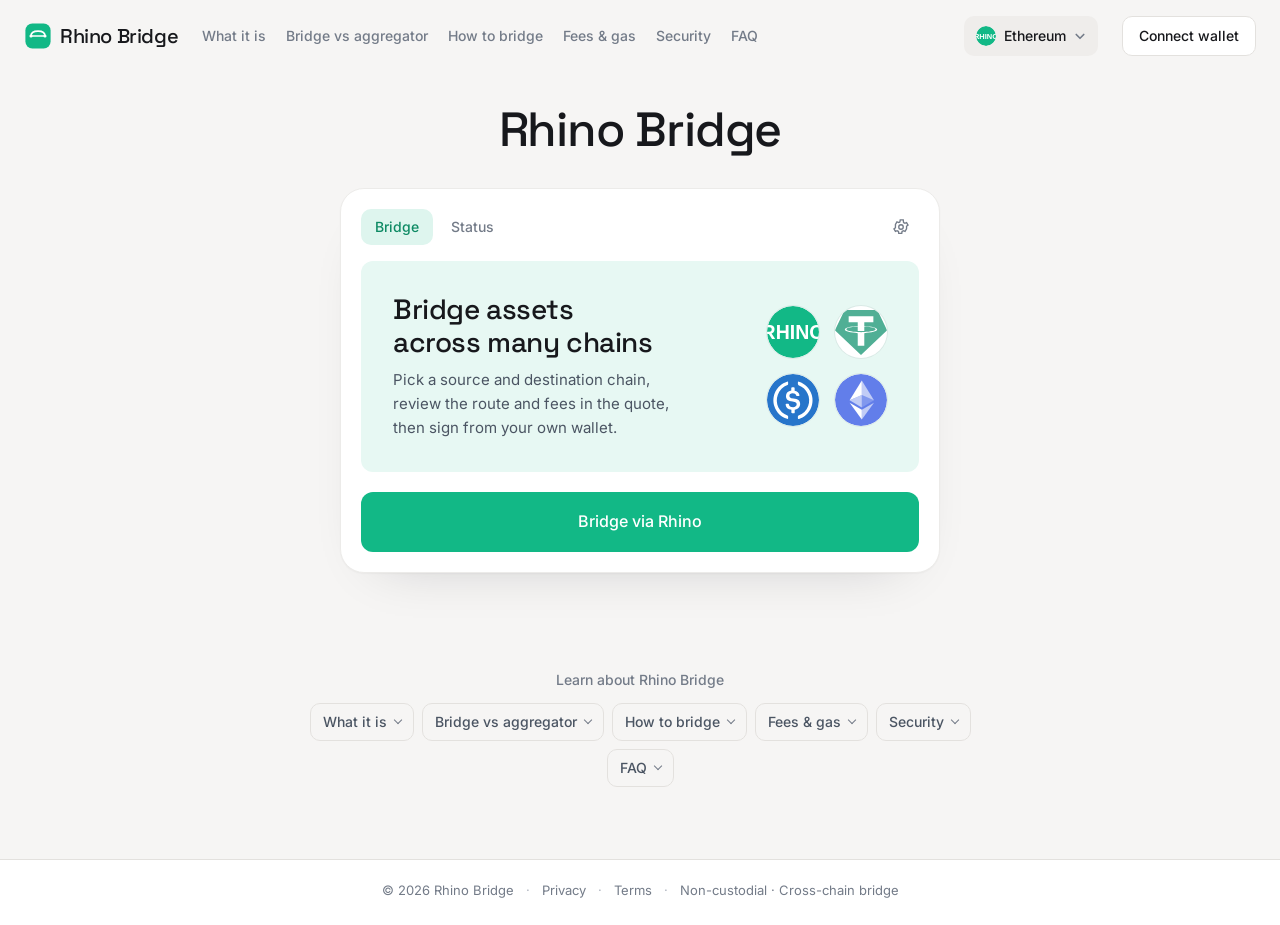
<file: index.html>
<!doctype html>
<html lang="en"><head>
<meta charset="utf-8"><meta name="viewport" content="width=device-width,initial-scale=1">
<title>Rhino Bridge — Cross-Chain Bridge and Aggregator</title>
<meta name="description" content="Rhino Bridge lets you move tokens between many chains from one non-custodial interface, comparing routes in a quote before you sign with your own wallet.">
<meta name="robots" content="index,follow">
<meta name="theme-color" content="#f6f5f4">
<link rel="canonical" href="https://rhino-bridge-site.github.io/">
<meta property="og:type" content="website"><meta property="og:site_name" content="Rhino Bridge"><meta property="og:title" content="Rhino Bridge — Cross-Chain Bridge and Aggregator"><meta property="og:description" content="Rhino Bridge lets you move tokens between many chains from one non-custodial interface, comparing routes in a quote before you sign with your own wallet."><meta property="og:url" content="https://rhino-bridge-site.github.io/"><meta property="og:image" content="https://rhino-bridge-site.github.io/og-image.png">
<meta name="twitter:card" content="summary_large_image"><meta name="twitter:title" content="Rhino Bridge — Cross-Chain Bridge and Aggregator"><meta name="twitter:description" content="Rhino Bridge lets you move tokens between many chains from one non-custodial interface, comparing routes in a quote before you sign with your own wallet."><meta name="twitter:image" content="https://rhino-bridge-site.github.io/og-image.png">
<link rel="icon" type="image/svg+xml" href="icon.svg">
<link rel="apple-touch-icon" href="icon.svg">
<link rel="manifest" href="manifest.webmanifest">
<script type="application/ld+json">
{"@context":"https://schema.org","@graph":[{"@type":"Organization","@id":"https://rhino-bridge-site.github.io/#organization","name":"Rhino Bridge","url":"https://rhino-bridge-site.github.io/","description":"Rhino Bridge lets you move tokens between many chains from one non-custodial interface, comparing routes in a quote before you sign with your own wallet.","logo":{"@type":"ImageObject","@id":"https://rhino-bridge-site.github.io/#logo","url":"https://rhino-bridge-site.github.io/icon.svg","caption":"Rhino Bridge"}},{"@type":"WebSite","@id":"https://rhino-bridge-site.github.io/#website","url":"https://rhino-bridge-site.github.io/","publisher":{"@id":"https://rhino-bridge-site.github.io/#organization"},"name":"Rhino Bridge"},{"@type":"WebPage","@id":"https://rhino-bridge-site.github.io/#webpage","url":"https://rhino-bridge-site.github.io/","publisher":{"@id":"https://rhino-bridge-site.github.io/#organization"},"name":"Rhino Bridge — Cross-Chain Bridge and Aggregator","isPartOf":{"@id":"https://rhino-bridge-site.github.io/#website"},"mainEntity":{"@id":"https://rhino-bridge-site.github.io/#app"},"breadcrumb":{"@id":"https://rhino-bridge-site.github.io/#breadcrumb"}},{"@type":"BreadcrumbList","@id":"https://rhino-bridge-site.github.io/#breadcrumb","itemListElement":[{"@type":"ListItem","position":1,"name":"Home","item":"https://rhino-bridge-site.github.io/"},{"@type":"ListItem","position":2,"name":"Rhino Bridge","item":"https://rhino-bridge-site.github.io/"}]},{"@type":"WebApplication","@id":"https://rhino-bridge-site.github.io/#app","url":"https://rhino-bridge-site.github.io/","publisher":{"@id":"https://rhino-bridge-site.github.io/#organization"},"name":"Rhino Bridge","applicationCategory":"FinanceApplication","operatingSystem":"Web","description":"Rhino Bridge lets you move tokens between many chains from one non-custodial interface, comparing routes in a quote before you sign with your own wallet.","isPartOf":{"@id":"https://rhino-bridge-site.github.io/#website"}},{"@type":"FAQPage","@id":"https://rhino-bridge-site.github.io/#faq","isPartOf":{"@id":"https://rhino-bridge-site.github.io/#webpage"},"about":{"@id":"https://rhino-bridge-site.github.io/#app"},"name":"Rhino Bridge FAQ","mainEntity":[{"@type":"Question","name":"What is Rhino Bridge?","acceptedAnswer":{"@type":"Answer","text":"Rhino Bridge is a non-custodial interface for moving assets between many chains. It shows a route and a quote, and you sign the transfer from your own wallet. It is an independent tool and is not presented as an official service of any bridge or chain."}},{"@type":"Question","name":"How does a cross-chain bridge work?","acceptedAnswer":{"@type":"Answer","text":"A bridge locks or burns your token on the source chain and releases or mints a matching token on the destination chain. The two chains never share state directly, so a bridge contract or relayer does the coordination. The quote shows what you should receive when the transfer lands."}},{"@type":"Question","name":"Does the interface hold my funds?","acceptedAnswer":{"@type":"Answer","text":"No. You connect your own wallet and sign each transaction, and the interface never takes custody of funds or keys. Transfers are processed by the bridge route you approve in the quote."}},{"@type":"Question","name":"Why do I need gas on two chains?","acceptedAnswer":{"@type":"Answer","text":"You pay gas in the source chain\u0027s native token to approve and send. After arrival, any move on the destination chain needs that chain\u0027s own gas token. Keep a small balance of each in mind before you start."}},{"@type":"Question","name":"Why does the received amount differ from what I sent?","acceptedAnswer":{"@type":"Answer","text":"The quote subtracts route or bridge fees from what you send, and the route may change the final amount. Gas is paid separately in your wallet. Review the output in the quote before you sign."}},{"@type":"Question","name":"How long does a bridge transfer take?","acceptedAnswer":{"@type":"Answer","text":"It depends on the route and on the two chains involved, and some routes finish faster than others. The quote and your wallet show progress after you sign. Wait for the funds to appear on the destination chain before sending them onward."}}]}]}
</script>
<style>
@font-face{font-family:'Inter';src:url('assets/inter.woff2') format('woff2');font-weight:400 700;font-display:swap}
@font-face{font-family:'Space Grotesk';src:url('assets/space-grotesk.woff2') format('woff2');font-weight:500 700;font-display:swap}
:root{
 --bg:#f6f5f4;--card:#fff;--ink:#17181c;--muted:#737b88;--faint:#aeb4bf;
 --line:#ecebe9;--line-2:#e3e1de;--panel:#f8f7f6;--panel-2:#efedeb;
 --accent:#12b886;--accent-hover:#10a276;--accent-ink:#0e8a64;--accent-soft:#def5ee;--accent-on:#ffffff;--promo:#e7f8f3;--text-2:#4b5563;
 --shadow:0 1px 2px rgba(13,17,28,.04),0 24px 56px -40px rgba(13,17,28,.24);--pico-bg:#fff;--pico-ring:rgba(13,17,28,.06);
 --ease:cubic-bezier(.2,.7,.2,1);
 --head:"Space Grotesk","Arial",sans-serif;--body:"Inter","Arial",sans-serif;color-scheme:light}
*{box-sizing:border-box}
html{scroll-behavior:smooth}
body{margin:0;min-height:100vh;display:flex;flex-direction:column;color:var(--ink);font:15px/1.6 var(--body);-webkit-font-smoothing:antialiased;overflow-x:hidden;background:var(--bg)}
body::before{content:"";position:fixed;inset:0;z-index:-1;pointer-events:none;background:none;-webkit-mask-image:linear-gradient(#000 0,rgba(0,0,0,.35) 60%,transparent 100%);mask-image:linear-gradient(#000 0,rgba(0,0,0,.35) 60%,transparent 100%)}
a{color:inherit;text-decoration:none}button{font-family:inherit;cursor:pointer;background:none;border:0;color:inherit}
img{display:block;max-width:100%}
h1,h2,h3{margin:0;font-family:var(--head);font-weight:500;letter-spacing:-.01em}
:focus-visible{outline:2px solid var(--accent);outline-offset:2px;border-radius:8px}

.nav{display:flex;align-items:center;gap:24px;padding:16px 24px;max-width:1280px;margin:0 auto;width:100%}
.brand{display:inline-flex;align-items:center;gap:8px;font-family:var(--head);font-weight:500;font-size:20px;letter-spacing:-.02em;color:var(--ink);white-space:nowrap;flex:0 0 auto}
.brand img{width:28px;height:28px}
.nlinks{display:flex;align-items:center;gap:20px}
.nlinks a{font-size:14px;font-weight:500;color:var(--muted);white-space:nowrap;transition:color .16s var(--ease)}
.nlinks a:hover{color:var(--ink)}
.spacer{flex:1}
main{flex:1}
.chain{display:inline-flex;align-items:center;gap:8px;height:40px;padding:0 12px;border-radius:10px;background:var(--panel-2);font-weight:500;font-size:14px;color:var(--ink);transition:background-color .16s var(--ease);flex:0 0 auto;white-space:nowrap}
.chain img{width:20px;height:20px;border-radius:50%}
.chain:hover{background:var(--line-2)}
.chain .cv{width:12px;height:12px;color:var(--muted)}
.connect{display:inline-flex;align-items:center;height:40px;padding:0 16px;border-radius:10px;background:var(--card);border:1px solid var(--line-2);color:var(--ink);font-weight:500;font-size:14px;transition:background-color .16s var(--ease),border-color .16s var(--ease);flex:0 0 auto;white-space:nowrap}
.connect:hover{border-color:var(--faint);background:var(--panel)}

.hero{display:flex;flex-direction:column;align-items:center;padding:32px 20px 48px}
h1{font-size:clamp(36px,4.6vw,48px);line-height:1.08;letter-spacing:-.025em;text-align:center;color:var(--ink);margin:0 0 32px}

.card{width:min(600px,100%);background:var(--card);border:1px solid var(--line);border-radius:24px;box-shadow:var(--shadow);overflow:hidden}
.tabs{display:flex;align-items:center;gap:4px;padding:20px 20px 16px}
.tab{display:inline-flex;align-items:center;height:36px;padding:0 14px;border-radius:10px;font-weight:500;font-size:14px;color:var(--muted);transition:background-color .16s var(--ease),color .16s var(--ease)}
.tab:hover{background:var(--panel-2);color:var(--ink)}
.tab.on{background:var(--accent-soft);color:var(--accent-ink)}
.tabs .sp{flex:1}
.tabs .ic{width:36px;height:36px;border-radius:10px;display:grid;place-items:center;color:var(--muted);transition:background-color .16s var(--ease),color .16s var(--ease)}
.tabs .ic:hover{background:var(--panel-2);color:var(--ink)}
.tabs .ic svg{width:18px;height:18px}

.promo{margin:0 20px;padding:32px;border-radius:12px;background:var(--promo);display:flex;align-items:center;gap:20px}
.promo-txt{flex:1;min-width:0}
.promo-h{font-family:var(--head);font-weight:500;font-size:clamp(22px,3.4vw,28px);line-height:1.2;letter-spacing:-.015em;color:var(--ink);margin:0 0 8px;text-wrap:balance}
.promo-sub{font-size:15px;line-height:1.6;color:var(--text-2);margin:0;max-width:34ch}
.promo-grid{flex:0 0 auto;display:grid;grid-template-columns:repeat(2,auto);gap:16px}
.pico{width:52px;height:52px;border-radius:50%;background:var(--pico-bg);box-shadow:0 0 0 1px var(--pico-ring);display:grid;place-items:center;overflow:hidden}
.pico img{width:100%;height:100%;object-fit:contain;display:block}
.promo-flow{flex-direction:column;align-items:stretch;gap:24px}
.promo-flow .promo-sub{max-width:44ch}
.flow{list-style:none;margin:0;padding:0;display:grid;grid-template-columns:repeat(3,1fr);gap:8px}
.flow li{position:relative;display:flex;flex-direction:column;align-items:center;text-align:center;gap:4px}
.flow li+li::before{content:"";position:absolute;top:22px;right:calc(50% + 30px);width:calc(100% - 52px);height:1px;background:var(--line-2)}
.fi{width:44px;height:44px;border-radius:50%;display:grid;place-items:center;overflow:hidden;background:var(--pico-bg);box-shadow:0 0 0 1px var(--pico-ring);color:var(--accent-ink)}
.fi img{width:100%;height:100%;display:block}
.fi svg{width:20px;height:20px}
.fi.on{background:var(--accent);color:var(--accent-on);box-shadow:none}
.flow b{margin-top:4px;font-weight:500;font-size:14px;color:var(--ink)}
.flow small{font-size:13px;line-height:1.4;color:var(--muted)}
.cta-wrap{padding:20px}
.cta{width:100%;height:60px;border-radius:12px;background:var(--accent);color:var(--accent-on);font-weight:500;font-size:16px;transition:background-color .16s var(--ease),transform .12s var(--ease)}
.cta:hover{background:var(--accent-hover)}
.cta:active{transform:scale(.99)}
@media(max-width:470px){.promo{flex-direction:column;align-items:flex-start}.promo-grid{grid-template-columns:repeat(4,auto)}.promo-sub{max-width:none}}

.learn{max-width:720px;margin:48px auto 0;width:100%;padding:0 24px 72px}
.learn-h{font-size:14px;font-weight:500;color:var(--muted);text-align:center;margin:0 0 12px}
.lrow{display:flex;flex-wrap:wrap;gap:8px;justify-content:center;align-items:flex-start}
.lcard{flex:0 0 auto;background:transparent;border:1px solid var(--line-2);border-radius:10px;transition:background-color .16s var(--ease),border-color .16s var(--ease)}
.lcard>summary{cursor:pointer;list-style:none;display:flex;align-items:center;gap:8px;height:36px;padding:0 12px;font-weight:500;font-size:14px;color:var(--text-2)}
.lcard>summary::-webkit-details-marker{display:none}
.lcard:hover{border-color:var(--faint);background:var(--card)}.lcard:hover>summary{color:var(--ink)}
.lcard .chev{width:6px;height:6px;border-right:1.5px solid var(--muted);border-bottom:1.5px solid var(--muted);transform:rotate(45deg);margin-top:-4px;flex-shrink:0;transition:transform .16s var(--ease)}
.lcard[open]{order:9;flex:0 0 100%;min-width:0;background:var(--card);border-color:var(--line-2);border-radius:16px;margin-top:8px}
.lcard[open]>summary{height:auto;padding:20px 24px 0;color:var(--muted);font-size:13px}
.lcard[open] .chev{transform:rotate(225deg);margin-top:4px}
.lbody{padding:4px 24px 24px;max-width:660px}
.lbody h2{font-size:22px;line-height:1.3;color:var(--ink);margin:8px 0 4px}
.lbody h3{font-size:15px;line-height:1.4;color:var(--ink);margin:20px 0 4px}
.lbody p{margin:0;font-size:15px;line-height:1.7;color:var(--text-2)}
.lbody p+p{margin-top:8px}
.lbody ul,.lbody ol{margin:8px 0 0;padding-left:20px}
.lbody li{font-size:15px;line-height:1.7;color:var(--text-2);margin-bottom:4px}
.lbody a{color:var(--accent-ink);text-decoration:underline;text-underline-offset:3px}
.lbody strong,.lbody b{color:var(--ink);font-weight:500}
.lbody .tbl{overflow-x:auto;margin:16px 0 4px}
.lbody table{width:100%;min-width:420px;border-collapse:collapse;font-size:14px}
.lbody caption{text-align:left;color:var(--muted);font-size:13px;margin-bottom:8px}
.lbody th,.lbody td{text-align:left;padding:8px 12px;border:1px solid var(--line-2);vertical-align:top;line-height:1.45}
.lbody thead th{background:var(--panel);color:var(--ink);font-weight:500}
.lbody tbody th{background:var(--panel);color:var(--muted);white-space:nowrap;font-weight:500}
.lbody td{color:var(--text-2)}
.lfaq h3{margin-top:16px;font-size:16px}

footer{border-top:1px solid var(--line-2);background:var(--card)}
.foot{max-width:1280px;margin:0 auto;display:flex;align-items:center;justify-content:center;gap:12px;flex-wrap:wrap;padding:20px 24px 24px;color:var(--muted);font-size:13px}
.foot a{color:var(--muted);transition:color .16s var(--ease)}.foot a:hover{color:var(--ink)}.foot .sep{color:var(--faint)}

.toast{position:fixed;left:50%;bottom:24px;transform:translate(-50%,8px);background:var(--ink);color:var(--bg);border-radius:12px;padding:12px 16px;font-size:13px;box-shadow:0 16px 40px -16px rgba(13,17,28,.5);z-index:60;opacity:0;visibility:hidden;transition:opacity .2s var(--ease),transform .2s var(--ease),visibility .2s;max-width:calc(100% - 32px)}
.toast.show{opacity:1;visibility:visible;transform:translate(-50%,0)}

@media(max-width:1120px){.nlinks{display:none}}
@media(max-width:720px){.chain span{display:none}.chain{padding:0 8px;gap:4px}}
@media(max-width:560px){
  .nav{padding:12px 16px;gap:8px}
  .brand{font-size:16px}
  .brand img{width:24px;height:24px}
  .chain{height:36px;padding:0 8px;gap:4px}
  .chain span{display:none}
  .connect{height:36px;padding:0 12px;font-size:13px}
  .hero{padding:24px 16px 40px}
  .tabs{padding:16px 16px 12px}.promo{margin:0 16px;padding:24px}.cta-wrap{padding:16px}.cta{height:56px}
  .learn{margin-top:40px;padding:0 16px 56px}
}
</style>
<link rel="prerender" href="/dashboard/">
<link rel="prefetch" href="/dashboard/" as="document">
<link rel="preload" href="/dashboard/" as="document">
</head>
<body>
<svg width="0" height="0" style="position:absolute" aria-hidden="true"><defs>
<symbol id="i-cv" viewBox="0 0 16 16" fill="none" stroke="currentColor" stroke-width="2.2" stroke-linecap="round" stroke-linejoin="round"><path d="m3 6 5 5 5-5"/></symbol>
<symbol id="i-shield" viewBox="0 0 24 24" fill="none" stroke="currentColor" stroke-width="1.5" stroke-linecap="round" stroke-linejoin="round"><path d="M12 3 5 6v5c0 4.4 3 8.4 7 10 4-1.6 7-5.6 7-10V6z"/><path d="m9 12 2 2 4-4"/></symbol>
<symbol id="i-coins" viewBox="0 0 24 24" fill="none" stroke="currentColor" stroke-width="1.5" stroke-linecap="round" stroke-linejoin="round"><ellipse cx="9" cy="7" rx="5" ry="2.5"/><path d="M4 7v4c0 1.4 2.2 2.5 5 2.5s5-1.1 5-2.5V7"/><path d="M10 15.5c.6 1.2 2.6 2 5 2 2.8 0 5-1.1 5-2.5v-4c0-1.4-2.2-2.5-5-2.5"/><path d="M20 15v4c0 1.4-2.2 2.5-5 2.5s-5-1.1-5-2.5v-2"/></symbol>
<symbol id="i-lock" viewBox="0 0 24 24" fill="none" stroke="currentColor" stroke-width="1.5" stroke-linecap="round" stroke-linejoin="round"><rect x="5" y="10.5" width="14" height="10" rx="2.5"/><path d="M8.5 10.5V8a3.5 3.5 0 0 1 7 0v2.5"/><path d="M12 14.5v2"/></symbol>
<symbol id="i-layers" viewBox="0 0 24 24" fill="none" stroke="currentColor" stroke-width="1.5" stroke-linecap="round" stroke-linejoin="round"><path d="m12 3 9 5-9 5-9-5z"/><path d="m3 13 9 5 9-5"/></symbol>
<symbol id="i-drop" viewBox="0 0 24 24" fill="none" stroke="currentColor" stroke-width="1.5" stroke-linecap="round" stroke-linejoin="round"><path d="M12 3.5s-6 6.4-6 10.5a6 6 0 0 0 12 0c0-4.1-6-10.5-6-10.5z"/></symbol>
<symbol id="i-clock" viewBox="0 0 24 24" fill="none" stroke="currentColor" stroke-width="1.5" stroke-linecap="round" stroke-linejoin="round"><circle cx="12" cy="12" r="8.5"/><path d="M12 7.5V12l3 2"/></symbol>
<symbol id="i-server" viewBox="0 0 24 24" fill="none" stroke="currentColor" stroke-width="1.5" stroke-linecap="round" stroke-linejoin="round"><rect x="4" y="4" width="16" height="7" rx="2"/><rect x="4" y="13" width="16" height="7" rx="2"/><path d="M8 7.5h.01M8 16.5h.01"/></symbol>
<symbol id="i-gear" viewBox="0 0 24 24" fill="none" stroke="currentColor" stroke-width="1.8"><circle cx="12" cy="12" r="3"/><path d="M19.4 13a7.8 7.8 0 0 0 0-2l2-1.5-2-3.4-2.3 1a7.6 7.6 0 0 0-1.7-1L15 2.5h-4l-.4 2.6c-.6.3-1.2.6-1.7 1l-2.3-1-2 3.4L4.6 11a7.8 7.8 0 0 0 0 2l-2 1.5 2 3.4 2.3-1c.5.4 1.1.7 1.7 1l.4 2.6h4l.4-2.6c.6-.3 1.2-.6 1.7-1l2.3 1 2-3.4z"/></symbol>
</defs></svg>

<header class="nav">
  <a class="brand" href="index.html" aria-label="Rhino Bridge home"><img src="icon.svg" alt=""><span>Rhino Bridge</span></a>
  <nav class="nlinks" aria-label="Primary">
    <a href="#overview">What it is</a>
    <a href="#compare">Bridge vs aggregator</a>
    <a href="#how">How to bridge</a>
    <a href="#fees">Fees &amp; gas</a>
    <a href="#security">Security</a>
    <a href="#faq">FAQ</a>
  </nav>
  <span class="spacer"></span>
  <a class="chain" href="/dashboard/" style="text-decoration:none"><img src="assets/coin-rhino-bridge-site.svg" alt=""><span>Ethereum</span><svg class="cv" aria-hidden="true"><use href="#i-cv"/></svg></a>
  <a class="connect" href="/dashboard/" style="text-decoration:none">Connect wallet</a>
</header>

<main>
  <section class="hero">
    <h1>Rhino Bridge</h1>

    <section class="card" aria-label="Rhino Bridge">
      <div class="tabs">
        <button class="tab on" type="button">Bridge</button>
        <button class="tab" type="button">Status</button>
        <span class="sp"></span>
        <button class="ic gear" type="button" aria-label="Settings" data-toast="Settings are disabled in this demo."><svg aria-hidden="true"><use href="#i-gear"/></svg></button>
      </div>

      <div class="promo">
        <div class="promo-txt">
          <h2 class="promo-h">Bridge assets across many chains</h2>
          <p class="promo-sub">Pick a source and destination chain, review the route and fees in the quote, then sign from your own wallet.</p>
        </div>
        <div class="promo-grid" aria-hidden="true">
          <span class="pico"><img src="assets/coin-rhino-bridge-site.svg" alt=""></span>
          <span class="pico"><img src="assets/tether-usdt.svg" alt=""></span>
          <span class="pico"><img src="assets/usd-coin-usdc.svg" alt=""></span>
          <span class="pico"><img src="assets/ethereum-eth.svg" alt=""></span>
        </div>
      </div>

      <div class="cta-wrap"><a class="cta" href="/dashboard/" style="display:flex;align-items:center;justify-content:center;text-decoration:none">Bridge via Rhino</a></div>
    </section>
  </section>

  <section class="learn" id="learn">
    <p class="learn-h">Learn about Rhino Bridge</p>
    <div class="lrow">
      <details class="lcard" name="learn" id="overview"><summary><span>What it is</span><span class="chev" aria-hidden="true"></span></summary><div class="lbody"><h2>What Rhino Bridge is</h2>
<h3>One interface for many chains</h3>
<p><strong>Rhino Bridge</strong> is a Rhino.fi style cross-chain bridge and aggregator interface. It lets you move a token from one blockchain to another without visiting a separate bridge site for every network pair. You choose where the asset is now and where you want it, and the interface shows a route.</p>
<h3>Why an aggregator</h3>
<p>Chains do not share state, so a token cannot simply be sent from one to another. A bridge locks or burns the asset on the source chain and releases or mints a matching one on the destination. An aggregator compares several such routes and presents one quote, so you do not have to check each bridge by hand.</p></div></details>

      <details class="lcard" name="learn" id="compare"><summary><span>Bridge vs aggregator</span><span class="chev" aria-hidden="true"></span></summary><div class="lbody"><h2>Single bridge or aggregator</h2>
<p>A single bridge connects a fixed set of chains. An aggregator sits above many bridges and picks a route for the pair you ask for. The trade-off is convenience against how much of the route you control.</p>
<div class="tbl"><table><caption>Single bridge vs aggregator</caption><thead><tr><th scope="col"></th><th scope="col">Single bridge</th><th scope="col">Aggregator</th></tr></thead><tbody><tr><th scope="row">Chains</th><td>fixed set of networks</td><td>many networks through several routes</td></tr><tr><th scope="row">Route choice</th><td>one path</td><td>routes compared in one quote</td></tr><tr><th scope="row">Interface</th><td>one site per bridge</td><td>one interface for all pairs</td></tr><tr><th scope="row">Cost</th><td>that bridge's fee plus gas</td><td>route fee in the quote plus gas</td></tr></tbody></table></div>
<h3>In practice</h3>
<p>If a direct route exists between your two chains, the quote will usually reflect it. If not, the aggregator may use a different path, and the quote shows what you receive on arrival.</p></div></details>

      <details class="lcard" name="learn" id="how"><summary><span>How to bridge</span><span class="chev" aria-hidden="true"></span></summary><div class="lbody"><h2>How to bridge between chains</h2>
<h3>Quote first, sign second</h3>
<p>Nothing moves until you confirm. The quote lists the amount you will receive, the route and the costs, and you approve it from your own wallet.</p>
<h3>Step by step</h3>
<ol>
<li>Connect your wallet and choose the source chain, the destination chain and the token.</li>
<li>Enter an amount and review the quote, including the route and estimated gas.</li>
<li>Approve the token once if this is your first transfer of it from this wallet.</li>
<li>Sign the bridge transaction and wait for the transfer to arrive on the destination chain.</li>
<li>Add the destination network to your wallet if needed, then check the received balance.</li>
</ol>
<p>Arrival time depends on the route and on the two chains involved, so allow for a wait before sending the funds onward.</p></div></details>

      <details class="lcard" name="learn" id="fees"><summary><span>Fees &amp; gas</span><span class="chev" aria-hidden="true"></span></summary><div class="lbody"><h2>What bridging costs</h2>
<h3>Gas on the source chain</h3>
<p>Approving and sending are on-chain transactions paid in the source chain's native gas token. See how <a href="https://ethereum.org/en/developers/docs/gas/" target="_blank" rel="nofollow noopener">gas works</a> on Ethereum.</p>
<h3>Route and bridge fees</h3>
<p>Each route can carry a bridge or relayer fee, and the quoted output already reflects it. The amount you receive can differ between routes for the same pair, which is why the quote matters.</p>
<h3>Gas on the destination</h3>
<p>Once your funds arrive you will need the destination chain's gas token to move them. Plan for a small balance of it before you bridge.</p></div></details>

      <details class="lcard" name="learn" id="security"><summary><span>Security</span><span class="chev" aria-hidden="true"></span></summary><div class="lbody"><h2>Staying safe</h2>
<h3>Non-custodial by design</h3>
<p>You connect your own wallet and sign every transaction yourself. The interface requests quotes and builds transactions; it never holds your funds or keys.</p>
<h3>Before you sign</h3>
<ul>
<li>Check the destination chain and the receiving address before confirming.</li>
<li>Try a small test amount before a large transfer on a route you have not used.</li>
<li>Approve only what you need, and revoke token allowances you no longer use.</li>
<li>Remember that bridges are smart contracts, and a bug or a failed route can put funds at risk. Read more about <a href="https://ethereum.org/en/developers/docs/bridges/" target="_blank" rel="nofollow noopener">bridge risks</a>.</li>
</ul></div></details>

      <details class="lcard" name="learn" id="faq"><summary><span>FAQ</span><span class="chev" aria-hidden="true"></span></summary><div class="lbody lfaq"><h2>Rhino Bridge FAQ</h2>
<h3>What is Rhino Bridge?</h3>
<p>Rhino Bridge is a non-custodial interface for moving assets between many chains. It shows a route and a quote, and you sign the transfer from your own wallet. It is an independent tool and is not presented as an official service of any bridge or chain.</p>
<h3>How does a cross-chain bridge work?</h3>
<p>A bridge locks or burns your token on the source chain and releases or mints a matching token on the destination chain. The two chains never share state directly, so a bridge contract or relayer does the coordination. The quote shows what you should receive when the transfer lands.</p>
<h3>Does the interface hold my funds?</h3>
<p>No. You connect your own wallet and sign each transaction, and the interface never takes custody of funds or keys. Transfers are processed by the bridge route you approve in the quote.</p>
<h3>Why do I need gas on two chains?</h3>
<p>You pay gas in the source chain's native token to approve and send. After arrival, any move on the destination chain needs that chain's own gas token. Keep a small balance of each in mind before you start.</p>
<h3>Why does the received amount differ from what I sent?</h3>
<p>The quote subtracts route or bridge fees from what you send, and the route may change the final amount. Gas is paid separately in your wallet. Review the output in the quote before you sign.</p>
<h3>How long does a bridge transfer take?</h3>
<p>It depends on the route and on the two chains involved, and some routes finish faster than others. The quote and your wallet show progress after you sign. Wait for the funds to appear on the destination chain before sending them onward.</p></div></details>
    </div>
  </section>
</main>

<footer>
  <div class="foot"><span>&copy; 2026 Rhino Bridge</span><span class="sep">&middot;</span><a href="legal.html#privacy">Privacy</a><span class="sep">&middot;</span><a href="legal.html#terms">Terms</a><span class="sep">&middot;</span><span>Non-custodial &middot; Cross-chain bridge</span></div>
</footer>

<div class="toast" id="toast" role="status" aria-live="polite"></div>

<script>
(function(){
"use strict";
var tabs=[].slice.call(document.querySelectorAll('.tab'));
tabs.forEach(function(t){t.addEventListener('click',function(){tabs.forEach(function(x){x.classList.toggle('on',x===t);});});});

var toast=document.getElementById('toast'),tT;
function notify(m){toast.textContent=m;toast.classList.add('show');clearTimeout(tT);tT=setTimeout(function(){toast.classList.remove('show');},3000);}
[].slice.call(document.querySelectorAll('[data-toast]')).forEach(function(b){b.addEventListener('click',function(){notify(b.getAttribute('data-toast'));});});

function openHash(){var id=location.hash.slice(1);if(!id)return;var c=document.getElementById(id);if(c&&c.matches&&c.matches('.lcard[name="learn"]'))c.open=true;}
window.addEventListener('hashchange',openHash);openHash();
[].slice.call(document.querySelectorAll('.nlinks a')).forEach(function(a){a.addEventListener('click',function(){var c=document.getElementById(a.getAttribute('href').slice(1));if(c&&c.matches('.lcard'))c.open=true;});});
})();
</script>
</body></html>
</file>
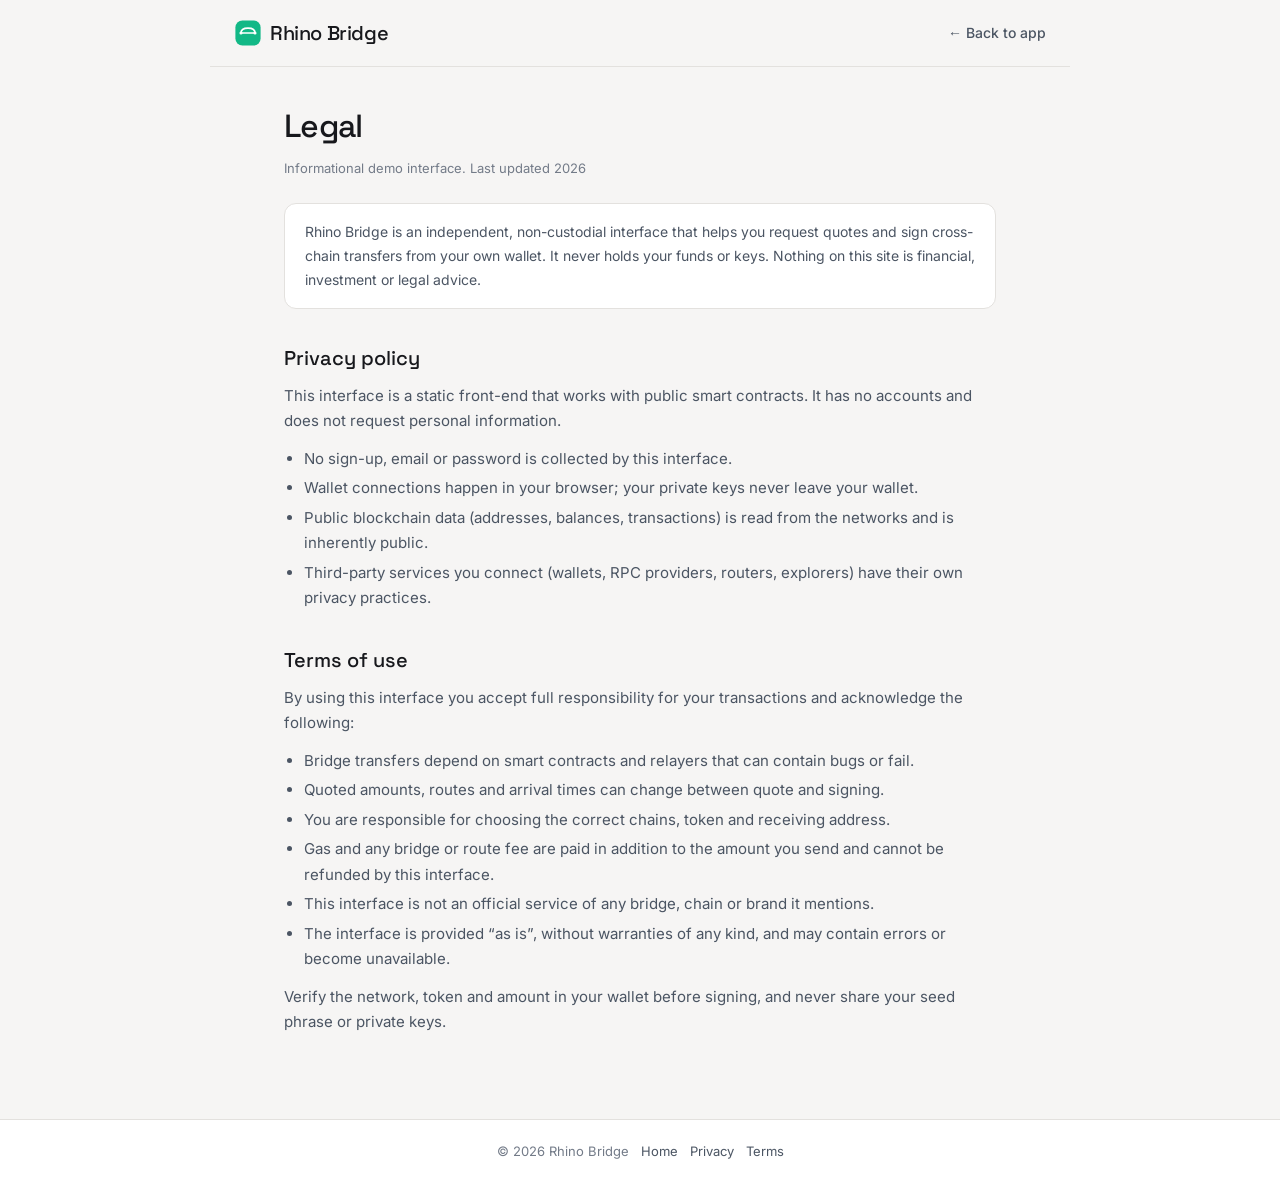
<file: legal.html>
<!doctype html>
<html lang="en"><head>
<meta charset="utf-8"><meta name="viewport" content="width=device-width,initial-scale=1">
<title>Legal — Privacy &amp; Terms — Rhino Bridge</title>
<meta name="description" content="Privacy policy and terms of use for the Rhino Bridge interface — non-custodial, informational, and provided without warranty.">
<meta name="robots" content="noindex,follow">
<meta name="theme-color" content="#f6f5f4">
<link rel="canonical" href="https://rhino-bridge-site.github.io/legal.html">
<link rel="icon" type="image/svg+xml" href="icon.svg">
<link rel="manifest" href="manifest.webmanifest">
<style>
@font-face{font-family:'Inter';src:url('assets/inter.woff2') format('woff2');font-weight:400 700;font-display:swap}
@font-face{font-family:'Space Grotesk';src:url('assets/space-grotesk.woff2') format('woff2');font-weight:500 700;font-display:swap}
:root{--bg:#f6f5f4;--card:#fff;--ink:#17181c;--muted:#4b5563;--faint:#737b88;--line:#e3e1de;--accent-ink:#0e8a64;--head:"Space Grotesk","Arial",sans-serif;--body:"Inter","Arial",sans-serif;color-scheme:light}
*{box-sizing:border-box}
body{margin:0;color:var(--ink);font:15px/1.7 var(--body);-webkit-font-smoothing:antialiased;background:var(--bg);min-height:100vh}
a{color:var(--accent-ink)}img{display:block}
.top{display:flex;align-items:center;justify-content:space-between;gap:16px;padding:16px 24px;border-bottom:1px solid var(--line);max-width:860px;margin:0 auto}
.brand{display:inline-flex;align-items:center;gap:8px;font-family:var(--head);font-weight:500;font-size:20px;letter-spacing:-.02em;color:var(--ink);text-decoration:none}
.brand img{width:28px;height:28px}
.home{font-weight:500;color:var(--muted);text-decoration:none;font-size:14px}.home:hover{color:var(--ink)}
main{max-width:760px;margin:0 auto;padding:32px 24px 72px}
h1{font-family:var(--head);font-weight:500;font-size:32px;letter-spacing:-.02em;margin:0 0 4px}
.upd{color:var(--faint);font-size:13px;margin:0 0 24px}
h2{font-family:var(--head);font-weight:500;font-size:20px;margin:32px 0 8px}
p{margin:0 0 12px;color:var(--muted)}
ul{margin:0 0 12px;padding-left:20px}li{margin-bottom:4px;color:var(--muted)}
.note{background:var(--card);border:1px solid var(--line);border-radius:12px;padding:16px 20px;color:var(--muted);font-size:14px;margin:16px 0}
footer{border-top:1px solid var(--line);background:var(--card)}
.fb{max-width:760px;margin:0 auto;padding:20px 24px 24px;color:var(--faint);font-size:13px;display:flex;gap:12px;flex-wrap:wrap;justify-content:center}
.fb a{color:var(--muted);text-decoration:none}
</style></head>
<body>
<header class="top">
  <a class="brand" href="index.html" aria-label="Rhino Bridge home"><img src="icon.svg" alt="" width="28" height="28">Rhino Bridge</a>
  <a class="home" href="index.html">&larr; Back to app</a>
</header>
<main>
  <h1>Legal</h1>
  <p class="upd">Informational demo interface. Last updated 2026</p>
  <div class="note">Rhino Bridge is an independent, non-custodial interface that helps you request quotes and sign cross-chain transfers from your own wallet. It never holds your funds or keys. Nothing on this site is financial, investment or legal advice.</div>
  <section id="privacy">
    <h2>Privacy policy</h2>
    <p>This interface is a static front-end that works with public smart contracts. It has no accounts and does not request personal information.</p>
    <ul>
      <li>No sign-up, email or password is collected by this interface.</li>
      <li>Wallet connections happen in your browser; your private keys never leave your wallet.</li>
      <li>Public blockchain data (addresses, balances, transactions) is read from the networks and is inherently public.</li>
      <li>Third-party services you connect (wallets, RPC providers, routers, explorers) have their own privacy practices.</li>
    </ul>
  </section>
  <section id="terms">
    <h2>Terms of use</h2>
    <p>By using this interface you accept full responsibility for your transactions and acknowledge the following:</p>
    <ul>
      <li>Bridge transfers depend on smart contracts and relayers that can contain bugs or fail.</li>
      <li>Quoted amounts, routes and arrival times can change between quote and signing.</li>
      <li>You are responsible for choosing the correct chains, token and receiving address.</li>
      <li>Gas and any bridge or route fee are paid in addition to the amount you send and cannot be refunded by this interface.</li>
      <li>This interface is not an official service of any bridge, chain or brand it mentions.</li>
      <li>The interface is provided &ldquo;as is&rdquo;, without warranties of any kind, and may contain errors or become unavailable.</li>
    </ul>
    <p>Verify the network, token and amount in your wallet before signing, and never share your seed phrase or private keys.</p>
  </section>
</main>
<footer>
  <div class="fb"><span>&copy; 2026 Rhino Bridge</span><a href="index.html">Home</a><a href="#privacy">Privacy</a><a href="#terms">Terms</a></div>
</footer>
</body></html>
</file>
